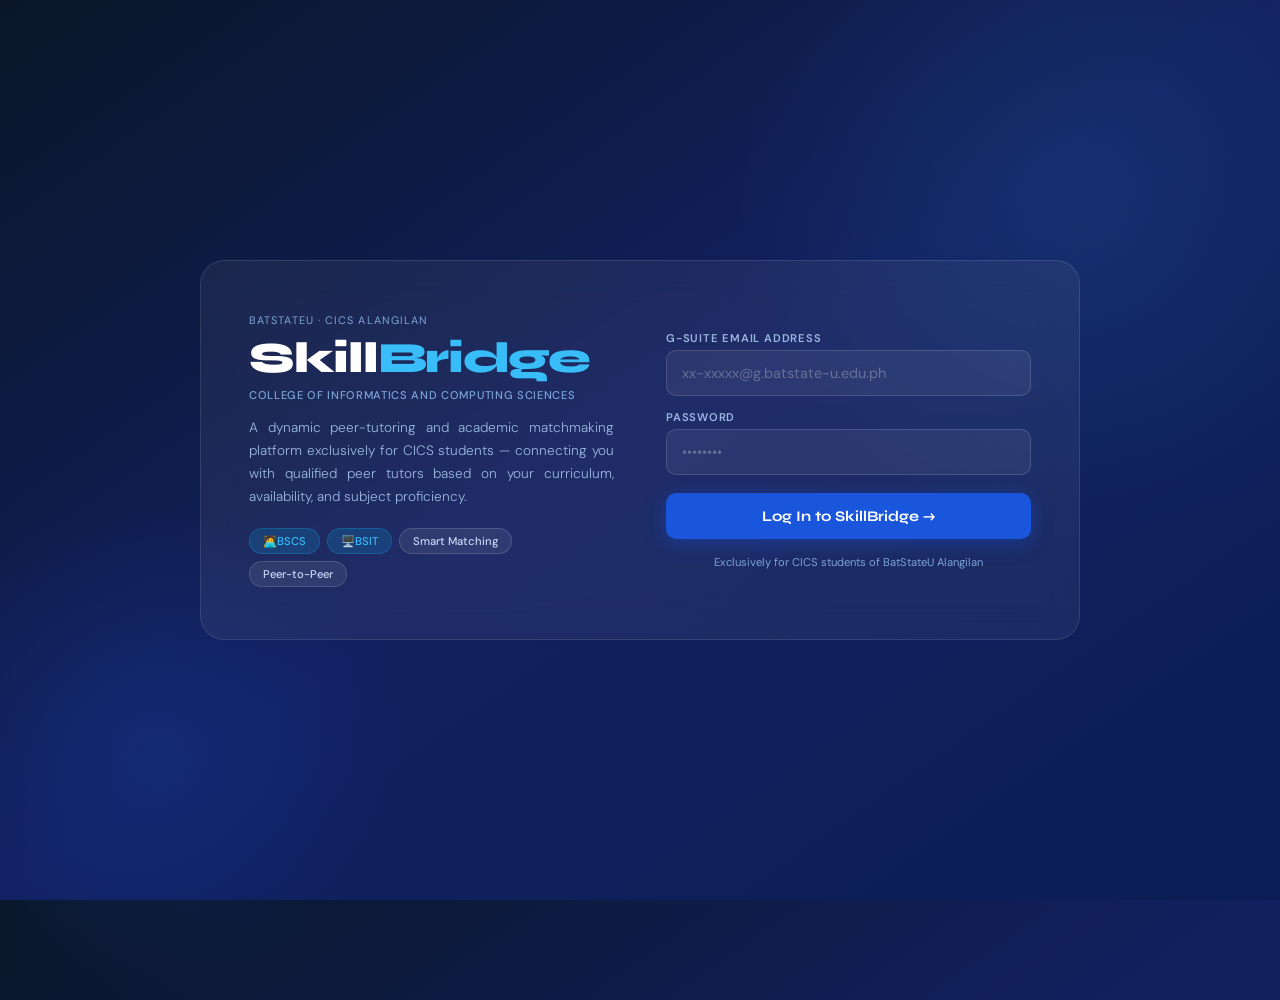
<file: index.html>
<!DOCTYPE html>
<html lang="en">
<head>
<meta charset="UTF-8">
<meta name="viewport" content="width=device-width, initial-scale=1.0">
<title>SkillBridge – Login | BatStateU CICS</title>
<link rel="stylesheet" href="shared.css">
<style>

body{
  background:linear-gradient(145deg,#0A1628 0%,#122060 50%,#0A1E55 100%);
  display:flex;align-items:center;justify-content:center;
  min-height:100vh;overflow:hidden;position:relative;
}
body::before{content:'';position:absolute;width:700px;height:700px;
  background:radial-gradient(circle,rgba(56,189,248,.1) 0%,transparent 70%);
  top:-150px;right:-150px;pointer-events:none}
body::after{content:'';position:absolute;width:500px;height:500px;
  background:radial-gradient(circle,rgba(26,86,219,.18) 0%,transparent 70%);
  bottom:-100px;left:-100px;pointer-events:none}

.login-card{
  background:rgba(255,255,255,.055);backdrop-filter:blur(18px);
  border:1px solid rgba(255,255,255,.1);border-radius:24px;
  padding:52px 48px;width:100%;max-width:880px;
  display:grid;grid-template-columns:1fr 1fr;gap:52px;align-items:center;
  animation:fadeUp .5s ease both;position:relative;z-index:1;margin:20px;
}
@keyframes fadeUp{from{opacity:0;transform:translateY(28px)}to{opacity:1;transform:translateY(0)}}

.brand-kicker{font-size:.68rem;color:#7DA4D8;text-transform:uppercase;letter-spacing:.1em;margin-bottom:10px}
.brand-title{font-family:'Syne',sans-serif;font-weight:800;font-size:2.7rem;color:#fff;letter-spacing:-.03em;line-height:1}
.brand-title span{color:var(--accent2)}
.brand-school{margin-top:8px;font-size:.7rem;color:#7DA4D8;letter-spacing:.06em;font-weight:500;text-transform:uppercase}
.brand-desc{margin-top:14px;color:#9BB8E0;font-size:.85rem;line-height:1.7;font-weight:300; text-align: justify;}
.brand-tags{margin-top:20px;display:flex;flex-wrap:wrap;gap:7px}
.ltag{background:rgba(255,255,255,.08);color:#C5D8F5;border:1px solid rgba(255,255,255,.14);border-radius:20px;padding:5px 13px;font-size:.7rem;font-weight:500}
.ltag.blue{background:rgba(14,165,233,.18);border-color:rgba(14,165,233,.28);color:var(--accent2)}

.login-form{display:flex;flex-direction:column;gap:14px}
.fl{font-size:.7rem;font-weight:600;color:#9BB8E0;margin-bottom:5px;display:block;text-transform:uppercase;letter-spacing:.07em}
.fi{width:100%;border:1.5px solid rgba(255,255,255,.14);border-radius:10px;padding:13px 15px;
    font-family:'DM Sans',sans-serif;font-size:.9rem;background:rgba(255,255,255,.06);
    color:#fff;outline:none;transition:all .2s}
.fi::placeholder{color:rgba(255,255,255,.28)}
.fi:focus{border-color:var(--accent2);box-shadow:0 0 0 3px rgba(56,189,248,.14)}

.btn-login{width:100%;background:var(--primary);color:#fff;border:none;border-radius:10px;
           padding:14px;font-family:'Syne',sans-serif;font-weight:700;font-size:.92rem;
           cursor:pointer;margin-top:4px;transition:all .2s;box-shadow:0 4px 20px rgba(26,86,219,.4)}
.btn-login:hover{background:var(--accent);box-shadow:0 6px 28px rgba(14,165,233,.45)}
.login-note{text-align:center;font-size:.7rem;color:#7DA4D8;margin-top:2px}
.err{color:#FCA5A5;font-size:.78rem;text-align:center;display:none;margin-top:-4px}
.err.show{display:block}

@media(max-width:640px){.login-card{grid-template-columns:1fr;padding:34px 22px}}
</style>
</head>
<body>
<div class="login-card">
  <!-- LEFT BRAND -->
  <div>
    <div class="brand-kicker">BatStateU · CICS Alangilan</div>
    <h1 class="brand-title">Skill<span>Bridge</span></h1>
    <div class="brand-school">College of Informatics and Computing Sciences</div>
    <p class="brand-desc">A dynamic peer-tutoring and academic matchmaking platform exclusively for CICS students — connecting you with qualified peer tutors based on your curriculum, availability, and subject proficiency.</p>
    <div class="brand-tags">
      <span class="ltag blue">🧑‍💻BSCS</span>
      <span class="ltag blue">🖥️BSIT</span>
      <span class="ltag">Smart Matching</span>
      <span class="ltag">Peer-to-Peer</span>
    </div>
  </div>

  <!-- RIGHT FORM -->
  <div class="login-form">
    <div>
      <label class="fl">G-Suite Email Address</label>
      <input class="fi" id="login-email" type="email" placeholder="xx-xxxxx@g.batstate-u.edu.ph" />
    </div>
    <div>
      <label class="fl">Password</label>
      <input class="fi" id="login-pw" type="password" placeholder="••••••••" />
    </div>
    <p class="err" id="err-msg">Please enter a valid email and password.</p>
    <button class="btn-login" onclick="doLogin()">Log In to SkillBridge →</button>
    <p class="login-note">Exclusively for CICS students of BatStateU Alangilan</p>
  </div>
</div>

<div class="toast" id="toast"></div>
<script src="shared.js"></script>
<script>
// If already logged in, redirect to home
if (localStorage.getItem('sb_email')) window.location.href = 'home.html';

function doLogin() {
  const email = document.getElementById('login-email').value.trim();
  const pw    = document.getElementById('login-pw').value;
  const err   = document.getElementById('err-msg');
  if (!email || !email.includes('@') || !pw) {
    err.classList.add('show');
    return;
  }
  err.classList.remove('show');
  localStorage.setItem('sb_email', email);
  window.location.href = 'home.html';
}
document.addEventListener('keydown', e => {
  if (e.key === 'Enter') doLogin();
});
</script>
</body>
</html>
</file>
<file: shared.css>
/* ═══════════════════════════════════════
   SkillBridge · CICS BatStateU
   Shared Stylesheet
═══════════════════════════════════════ */
@import url('https://fonts.googleapis.com/css2?family=Syne:wght@400;600;700;800&family=DM+Sans:opsz,wght@9..40,300;9..40,400;9..40,500;9..40,600&display=swap');

:root {
  --bg:#EEF3FB; --surface:#fff; --primary:#1A56DB; --primary-dark:#0F3C9E;
  --primary-light:#EBF2FF; --accent:#0EA5E9; --accent2:#38BDF8;
  --text:#0B1221; --muted:#5A6A80; --border:#C7D8F0;
  --success:#10B981; --warn:#F59E0B; --danger:#EF4444;
  --nav-h:64px; --r:14px;
}
*{box-sizing:border-box;margin:0;padding:0}
body{font-family:'DM Sans',sans-serif;background:var(--bg);color:var(--text);min-height:100vh}

/* ── NAV ── */
nav{height:var(--nav-h);background:var(--primary-dark);display:flex;align-items:center;
    justify-content:space-between;padding:0 28px;position:sticky;top:0;z-index:200;
    box-shadow:0 2px 20px rgba(10,40,100,.22)}
.nav-left{display:flex;align-items:center;gap:12px}
.nav-logo{font-family:'Syne',sans-serif;font-weight:800;font-size:1.25rem;color:#fff;
          letter-spacing:-.02em;text-decoration:none}
.nav-logo span{color:var(--accent2)}
.nav-badge{background:rgba(255,255,255,.1);color:#CBD5F8;font-size:.68rem;padding:3px 10px;
           border-radius:20px;font-weight:500;letter-spacing:.04em;border:1px solid rgba(255,255,255,.15)}
.nav-right{display:flex;align-items:center;gap:10px}
.nav-user{font-size:.75rem;color:#f3f4f6}
.btn-logout{background:transparent;border:1px solid rgba(255,255,255,.22);color:#DDE8FF;
            padding:6px 16px;border-radius:8px;cursor:pointer;font-size:.78rem;transition:all .2s;
            text-decoration:none;display:inline-flex;align-items:center}
.btn-logout:hover{background:rgba(255,255,255,.1)}

/* ── NOTIFICATION BELL ── */
.notif-wrap{position:relative}
.notif-bell{width:40px;height:40px;border-radius:10px;background:rgba(255,255,255,.1);
            border:1px solid rgba(255,255,255,.2);display:flex;align-items:center;
            justify-content:center;cursor:pointer;transition:all .2s;position:relative;flex-shrink:0}
.notif-bell:hover{background:rgba(255,255,255,.18)}
.notif-bell svg{width:19px;height:19px;fill:none;stroke:#DDE8FF;stroke-width:2;stroke-linecap:round;stroke-linejoin:round}
.notif-dot{position:absolute;top:8px;right:8px;width:8px;height:8px;background:var(--danger);
           border-radius:50%;border:2px solid var(--primary-dark);display:none}
@keyframes pulse{0%,100%{transform:scale(1)}50%{transform:scale(1.25)}}
.notif-dot.pulse{animation:pulse 1.8s infinite;display:block}
.notif-count{position:absolute;top:-5px;right:-5px;background:var(--danger);color:#fff;
             font-size:.6rem;font-weight:700;border-radius:10px;padding:1px 5px;
             min-width:17px;text-align:center;display:none;border:2px solid var(--primary-dark)}
.notif-count.show{display:block}
.notif-dropdown{position:absolute;top:calc(100% + 10px);right:0;width:320px;background:var(--surface);
                border:1.5px solid var(--border);border-radius:var(--r);
                box-shadow:0 12px 40px rgba(10,40,100,.18);z-index:999;display:none;overflow:hidden}
.notif-dropdown.open{display:block;animation:slideDown .2s ease}
@keyframes slideDown{from{opacity:0;transform:translateY(-8px)}to{opacity:1;transform:translateY(0)}}
.notif-header{padding:13px 16px;border-bottom:1px solid var(--border);display:flex;align-items:center;justify-content:space-between}
.notif-header strong{font-family:'Syne',sans-serif;font-weight:700;font-size:.86rem}
.notif-clear{font-size:.72rem;color:var(--primary);cursor:pointer;font-weight:500}
.notif-clear:hover{text-decoration:underline}
.notif-list{max-height:290px;overflow-y:auto}
.notif-item{padding:12px 15px;border-bottom:1px solid #F0F5FF;display:flex;gap:10px;align-items:flex-start;cursor:default;transition:background .15s}
.notif-item:hover{background:#F8FAFF}
.notif-item.unread{background:#EEF5FF}
.notif-item:last-child{border-bottom:none}
.ni-icon{width:34px;height:34px;border-radius:10px;display:flex;align-items:center;justify-content:center;font-size:.95rem;flex-shrink:0}
.ni-blue{background:var(--primary-light)} .ni-green{background:#D1FAE5} .ni-warn{background:#FEF3C7}
.ni-txt h4{font-size:.79rem;font-weight:600;color:var(--text);line-height:1.3}
.ni-txt p{font-size:.71rem;color:var(--muted);margin-top:2px;line-height:1.4}
.ni-txt time{font-size:.67rem;color:#A0B4CC;margin-top:3px;display:block}
.notif-empty{padding:28px;text-align:center;color:var(--muted);font-size:.82rem}

/* ── LAYOUT ── */
.main{flex:1;display:flex;flex-direction:column;align-items:center;padding:44px 20px;width:100%}
.content-box{width:100%;max-width:860px}
.page-header{text-align:center;margin-bottom:32px}
.page-title{font-family: arial,sans-serif;font-weight:800;font-size:1.9rem;letter-spacing:-.02em}
.page-sub{color:var(--muted);font-size:.88rem;margin-top:8px;line-height:1.6}

/* ── FORM SECTIONS ── */
.form-section{background:var(--surface);border:1.5px solid var(--border);border-radius:var(--r);padding:26px;margin-bottom:18px;width:100%}
.fs-title{font-family:'Syne',sans-serif;font-weight:700;font-size:.92rem;color:var(--primary-dark);margin-bottom:16px;display:flex;align-items:center;gap:8px}
.fs-icon{width:28px;height:28px;background:var(--primary-light);border-radius:8px;display:flex;align-items:center;justify-content:center;font-size:.9rem}
.lbl{font-size:.7rem;font-weight:600;color:var(--muted);margin-bottom:5px;display:block;text-transform:uppercase;letter-spacing:.06em}
.inp{width:100%;border:1.5px solid var(--border);border-radius:9px;padding:11px 13px;font-family:'DM Sans',sans-serif;font-size:.88rem;background:var(--surface);color:var(--text);outline:none;transition:all .2s}
.inp:focus{border-color:var(--primary);box-shadow:0 0 0 3px rgba(26,86,219,.09)}
.inp::placeholder{color:#A8BDD0}
textarea.inp{resize:vertical;min-height:90px}
.g2{display:grid;grid-template-columns:1fr 1fr;gap:14px}
.g3{display:grid;grid-template-columns:1fr 1fr 1fr;gap:12px}
.fg{display:flex;flex-direction:column}

/* ── PHONE ── */
.phone-wrap{display:flex}
.phone-prefix{background:#F0F5FF;border:1.5px solid var(--border);border-right:none;border-radius:9px 0 0 9px;padding:11px 10px;font-size:.82rem;color:var(--muted);font-weight:500;white-space:nowrap}
.phone-wrap .inp{border-radius:0 9px 9px 0;border-left:none}

/* ── TIME PICKER ── */
.time-presets{display:flex;flex-wrap:wrap;gap:7px;margin-top:4px}
.time-preset{border:1.5px solid var(--border);border-radius:9px;padding:8px 12px;font-size:.76rem;cursor:pointer;transition:all .15s;background:var(--surface);color:var(--muted);font-weight:500;text-align:center;line-height:1.3}
.time-preset.sel{background:var(--primary);color:#fff;border-color:var(--primary)}
.time-preset:hover:not(.sel){border-color:var(--primary);color:var(--primary)}
.custom-toggle{font-size:2;color:var(--primary);cursor:pointer;font-weight:600;margin-top:8px;display:inline-block}
.custom-toggle:hover{text-decoration:underline}
.custom-time-row{display:none;align-items:center;gap:8px;margin-top:9px;flex-wrap:wrap;background:#F5F8FF;border:1.5px solid var(--border);border-radius:9px;padding:10px 12px}
.custom-time-row label{font-size:.75rem;color:var(--muted);font-weight:500}
.custom-time-row input[type=time]{border:1.5px solid var(--border);border-radius:7px;padding:6px 9px;font-size:.82rem;font-family:'DM Sans',sans-serif;color:var(--text);background:#fff;outline:none;transition:all .2s}
.custom-time-row input[type=time]:focus{border-color:var(--primary)}
.custom-time-row.open{display:flex}

/* ── SUBJECTS ── */
.subj-year-group{margin-bottom:18px}
.subj-year-group:last-child{margin-bottom:0}
.year-badge{font-size:.7rem;font-weight:700;text-transform:uppercase;letter-spacing:.07em;color:var(--primary-dark);background:var(--primary-light);border:1px solid var(--border);border-radius:7px;padding:4px 11px;display:inline-flex;align-items:center;gap:5px;margin-bottom:9px}
.chip-wrap{display:flex;flex-wrap:wrap;gap:7px}
.chip{border:1.5px solid var(--border);border-radius:20px;padding:6px 13px;font-size:.76rem;cursor:pointer;transition:all .15s;background:var(--surface);color:var(--text);user-select:none;font-weight:400}
.chip.sel{background:var(--primary);color:#fff;border-color:var(--primary);font-weight:500}
.chip:hover:not(.sel){border-color:var(--primary);color:var(--primary)}

/* ── DAYS ── */
.days-row{display:flex;gap:7px;flex-wrap:wrap;margin-top:4px}
.day-btn{width:46px;height:46px;border:1.5px solid var(--border);border-radius:10px;display:flex;align-items:center;justify-content:center;font-size:.73rem;cursor:pointer;transition:all .15s;background:var(--surface);user-select:none;font-weight:500;color:var(--muted)}
.day-btn.sel{background:var(--primary);color:#fff;border-color:var(--primary)}

/* ── PROFICIENCY ── */
.prof-labels{display:flex;justify-content:space-between;font-size:.68rem;color:var(--muted);margin-bottom:5px}
input[type=range]{width:100%;accent-color:var(--primary);cursor:pointer}

/* ── BUTTONS ── */
.btn-primary{background:var(--primary);color:#fff;border:none;border-radius:10px;padding:13px 34px;font-family:'Syne',sans-serif;font-weight:700;font-size:.92rem;cursor:pointer;display:flex;align-items:center;gap:9px;transition:all .2s;box-shadow:0 4px 16px rgba(26,86,219,.26);margin:0 auto;text-decoration:none}
.btn-primary:hover{background:var(--primary-dark);box-shadow:0 6px 22px rgba(26,86,219,.36)}
.btn-primary:active{transform:scale(.98)}

/* ── TOAST ── */
.toast{position:fixed;bottom:28px;left:50%;transform:translateX(-50%);background:var(--primary-dark);color:#fff;padding:11px 24px;border-radius:10px;font-size:.86rem;z-index:9999;opacity:0;pointer-events:none;transition:opacity .3s;white-space:nowrap;box-shadow:0 4px 20px rgba(10,40,100,.3)}
.toast.show{opacity:1}

/* ── INFO PILLS ── */
.info-row{display:flex;align-items:center;justify-content:center;gap:9px;flex-wrap:wrap;margin-bottom:22px}
.info-pill{background:var(--surface);border:1.5px solid var(--border);border-radius:20px;padding:5px 13px;font-size:.75rem;color:var(--muted)}
.info-pill strong{color:var(--primary);font-weight:600}

@media(max-width:640px){
  .g2,.g3{grid-template-columns:1fr}
}
</file>
